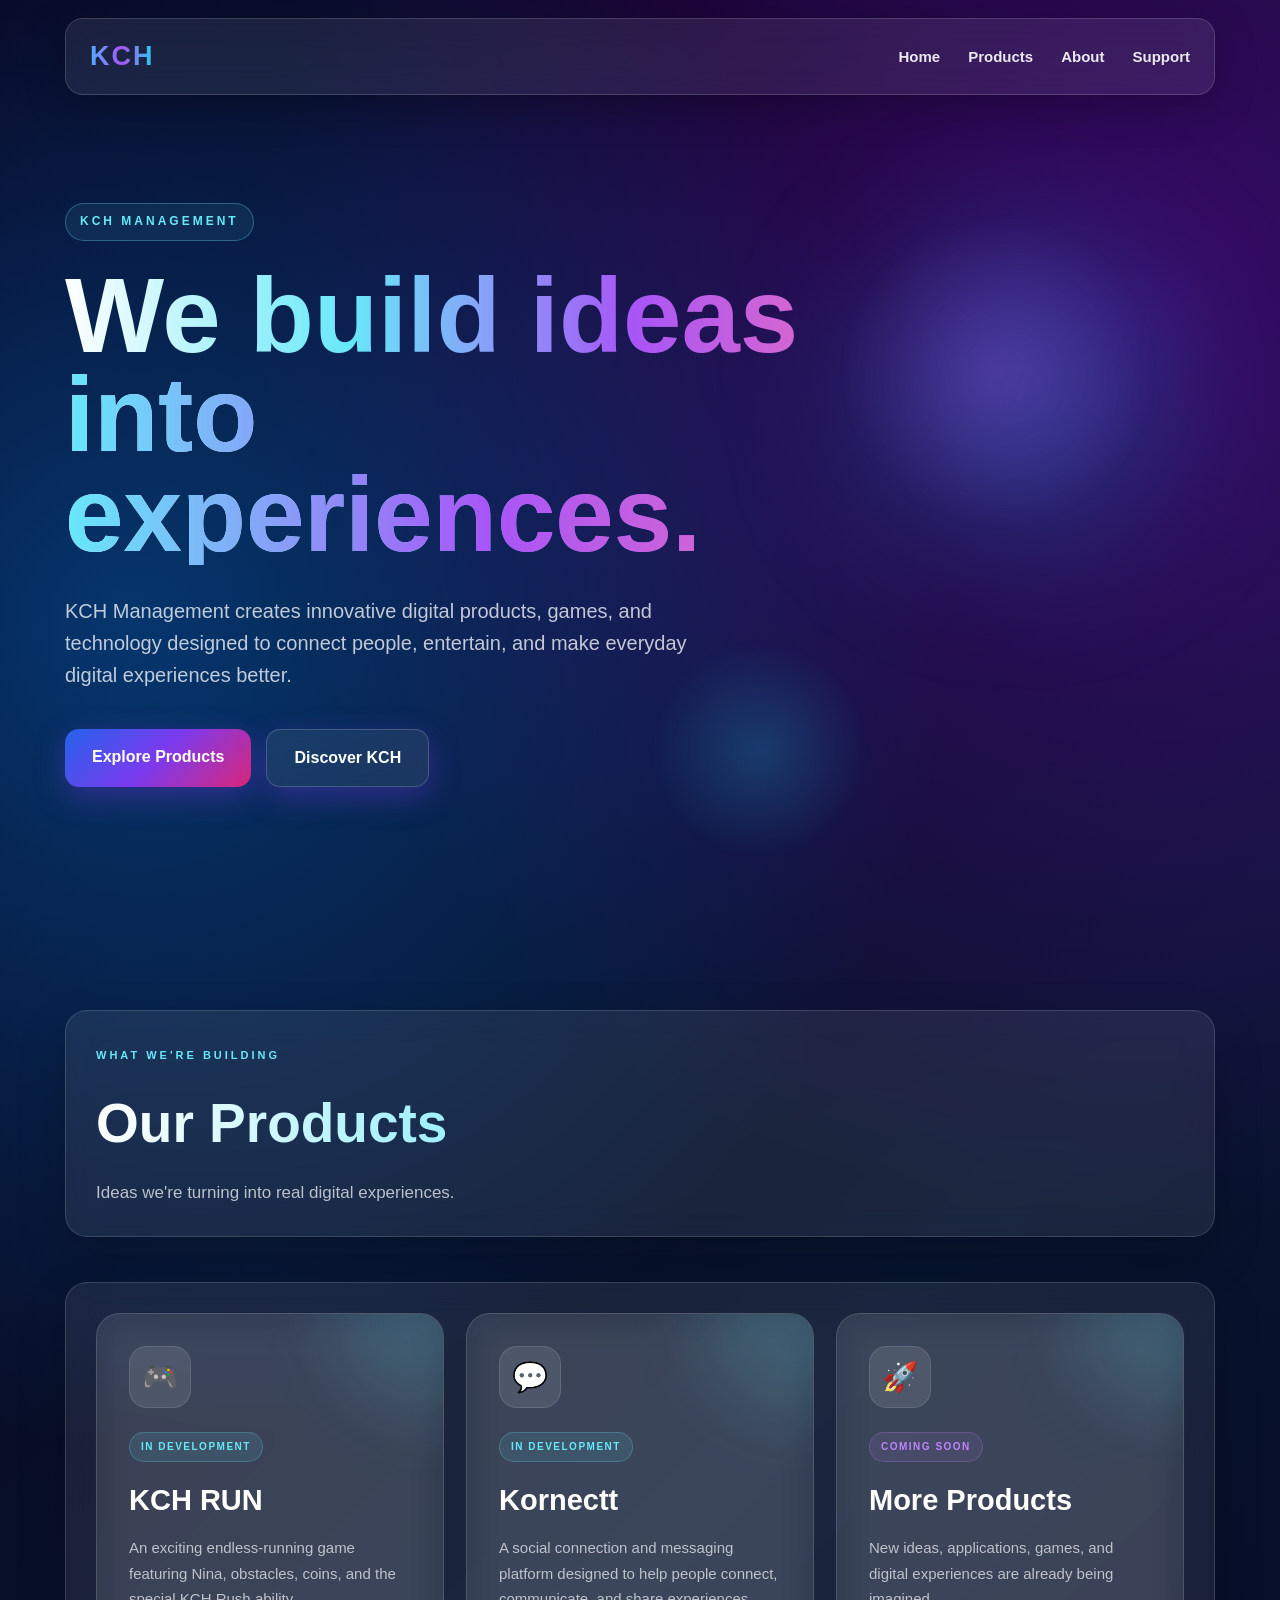
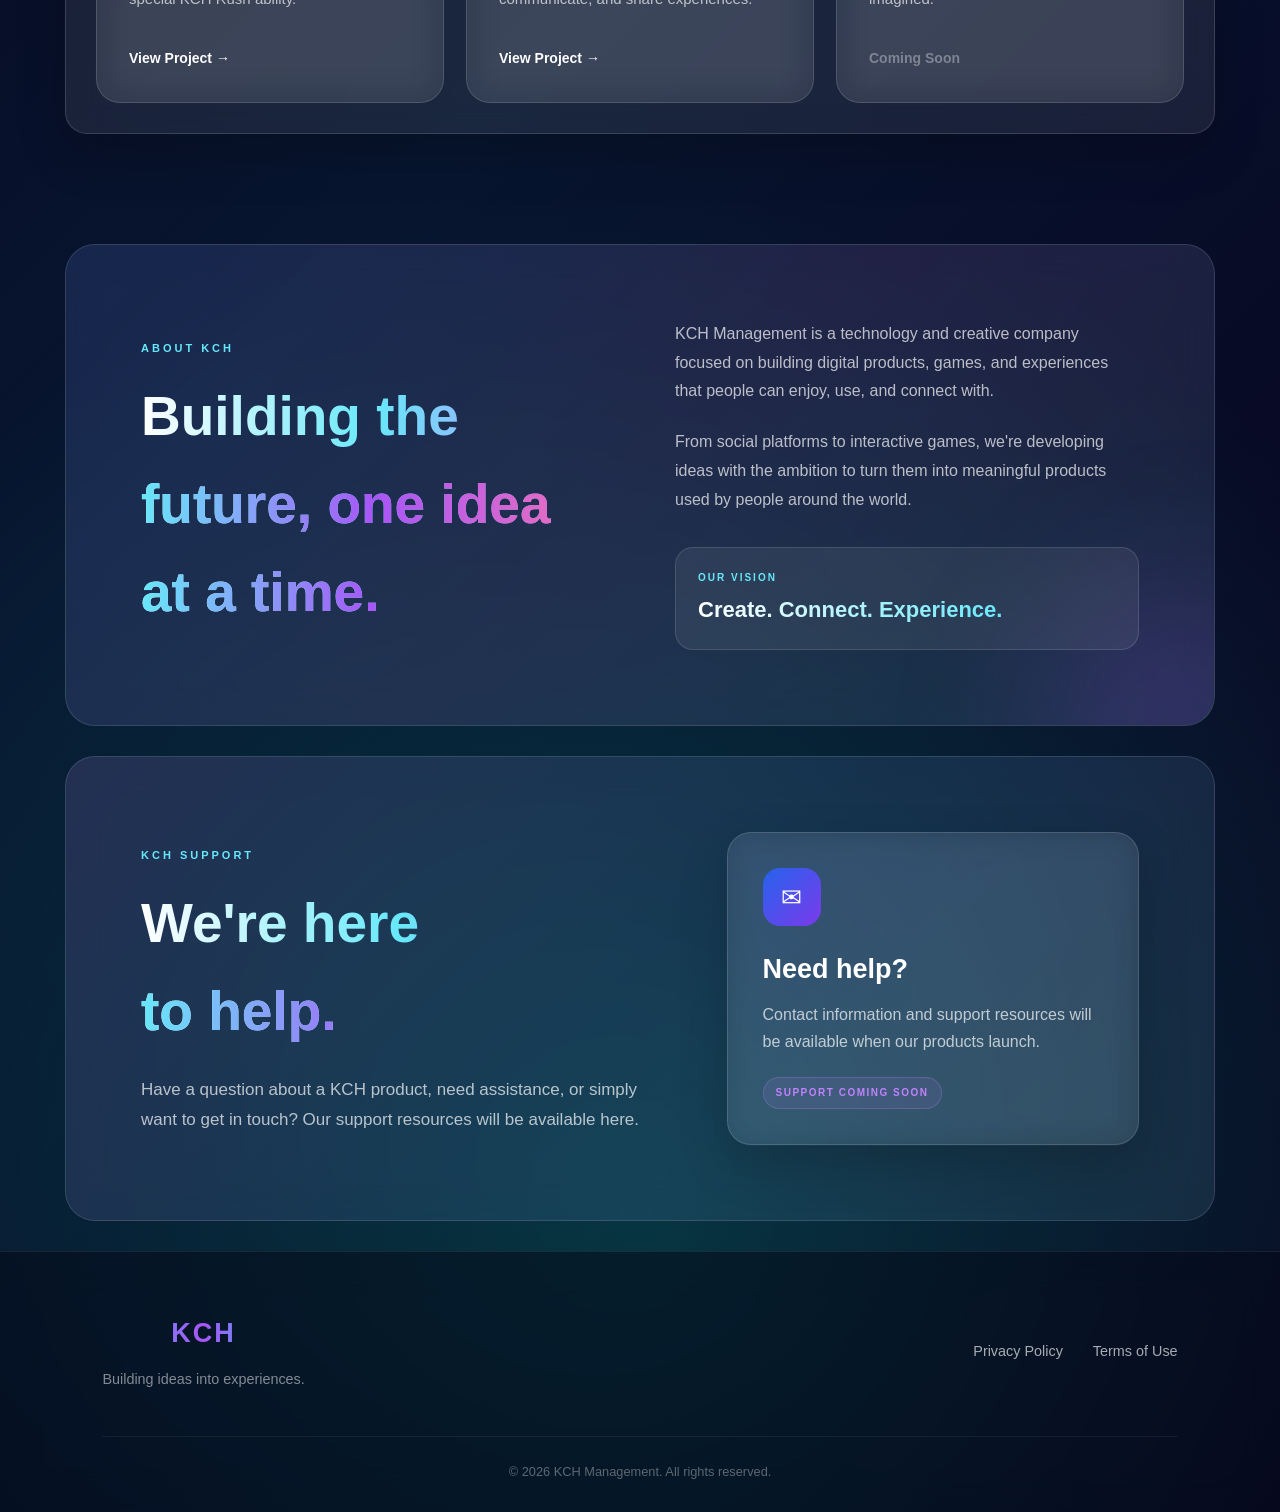
<file: index.html>
<!DOCTYPE html>
<html lang="en">
<head>
    <meta charset="UTF-8">
    <meta name="viewport" content="width=device-width, initial-scale=1.0">

    <title>KCH Management</title>

    <meta
        name="description"
        content="KCH Management — building innovative digital products, games, and technology."
    >

    <link rel="stylesheet" href="style.css">
</head>

<body>

    <header>
        <nav>
            <div class="logo">KCH</div>

            <ul>
                <li><a href="#home">Home</a></li>
                <li><a href="#products">Products</a></li>
                <li><a href="#about">About</a></li>
                <li><a href="#support">Support</a></li>
            </ul>
        </nav>
    </header>

    <main>

        <section id="home">

    <div class="hero-content">

        <span class="hero-label">KCH MANAGEMENT</span>

        <h1>
            We build ideas
            <span>into experiences.</span>
        </h1>

        <p>
            KCH Management creates innovative digital products,
            games, and technology designed to connect people,
            entertain, and make everyday digital experiences better.
        </p>

        <div class="hero-buttons">
            <a href="#products" class="primary-button">
                Explore Products
            </a>

            <a href="#about" class="secondary-button">
                Discover KCH
            </a>
        </div>

    </div>

    <div class="hero-orb orb-one"></div>
    <div class="hero-orb orb-two"></div>

</section>
        <section id="products">

    <div class="section-heading">
        <span class="section-label">WHAT WE'RE BUILDING</span>

        <h2>Our Products</h2>

        <p>
            Ideas we're turning into real digital experiences.
        </p>
    </div>

    <div class="product-grid">

        <article class="product-card">

            <div class="product-icon">🎮</div>

            <span class="product-status">
                IN DEVELOPMENT
            </span>

            <h3>KCH RUN</h3>

            <p>
                An exciting endless-running game featuring
                Nina, obstacles, coins, and the special
                KCH Rush ability.
            </p>

            <a href="kch-run.html" class="product-link">
    View Project →
</a>

        </article>


        <article class="product-card">

            <div class="product-icon">💬</div>

            <span class="product-status">
                IN DEVELOPMENT
            </span>

            <h3>Kornectt</h3>

            <p>
                A social connection and messaging platform
                designed to help people connect, communicate,
                and share experiences.
            </p>

            <a href="kornectt.html" class="product-link">
    View Project →
</a>

        </article>


        <article class="product-card coming-soon-card">

            <div class="product-icon">🚀</div>

            <span class="product-status coming-soon">
                COMING SOON
            </span>

            <h3>More Products</h3>

            <p>
                New ideas, applications, games, and digital
                experiences are already being imagined.
            </p>

            <span class="product-link disabled">
                Coming Soon
            </span>

        </article>

    </div>

</section>

        <section id="about">

    <div class="about-content">

        <div class="about-heading">
            <span class="section-label">ABOUT KCH</span>

            <h2>
                Building the
                <span>future, one idea at a time.</span>
            </h2>
        </div>

        <div class="about-text">

            <p>
                KCH Management is a technology and creative
                company focused on building digital products,
                games, and experiences that people can enjoy,
                use, and connect with.
            </p>

            <p>
                From social platforms to interactive games,
                we're developing ideas with the ambition to
                turn them into meaningful products used by
                people around the world.
            </p>

            <div class="about-highlight">
                <span>OUR VISION</span>

                <strong>
                    Create. Connect. Experience.
                </strong>
            </div>

        </div>

    </div>

</section>

        <section id="support">

    <div class="support-content">

        <div class="support-heading">

            <span class="section-label">KCH SUPPORT</span>

            <h2>
                We're here
                <span>to help.</span>
            </h2>

            <p>
                Have a question about a KCH product, need
                assistance, or simply want to get in touch?
                Our support resources will be available here.
            </p>

        </div>

        <div class="support-card">

            <div class="support-icon">
                ✉
            </div>

            <h3>Need help?</h3>

            <p>
                Contact information and support resources
                will be available when our products launch.
            </p>

            <span class="support-status">
                SUPPORT COMING SOON
            </span>

        </div>

    </div>

</section>

    </main>

    <footer>

    <div class="footer-content">

        <div class="footer-brand">
            <div class="logo">KCH</div>

            <p>
                Building ideas into experiences.
            </p>
        </div>

        <div class="footer-links">

            <a href="privacy.html">
                Privacy Policy
            </a>

            <a href="terms.html">
                Terms of Use
            </a>

        </div>

    </div>

    <div class="footer-bottom">

        <p>
            © 2026 KCH Management. All rights reserved.
        </p>

    </div>

</footer>

</body>
</html>
</file>
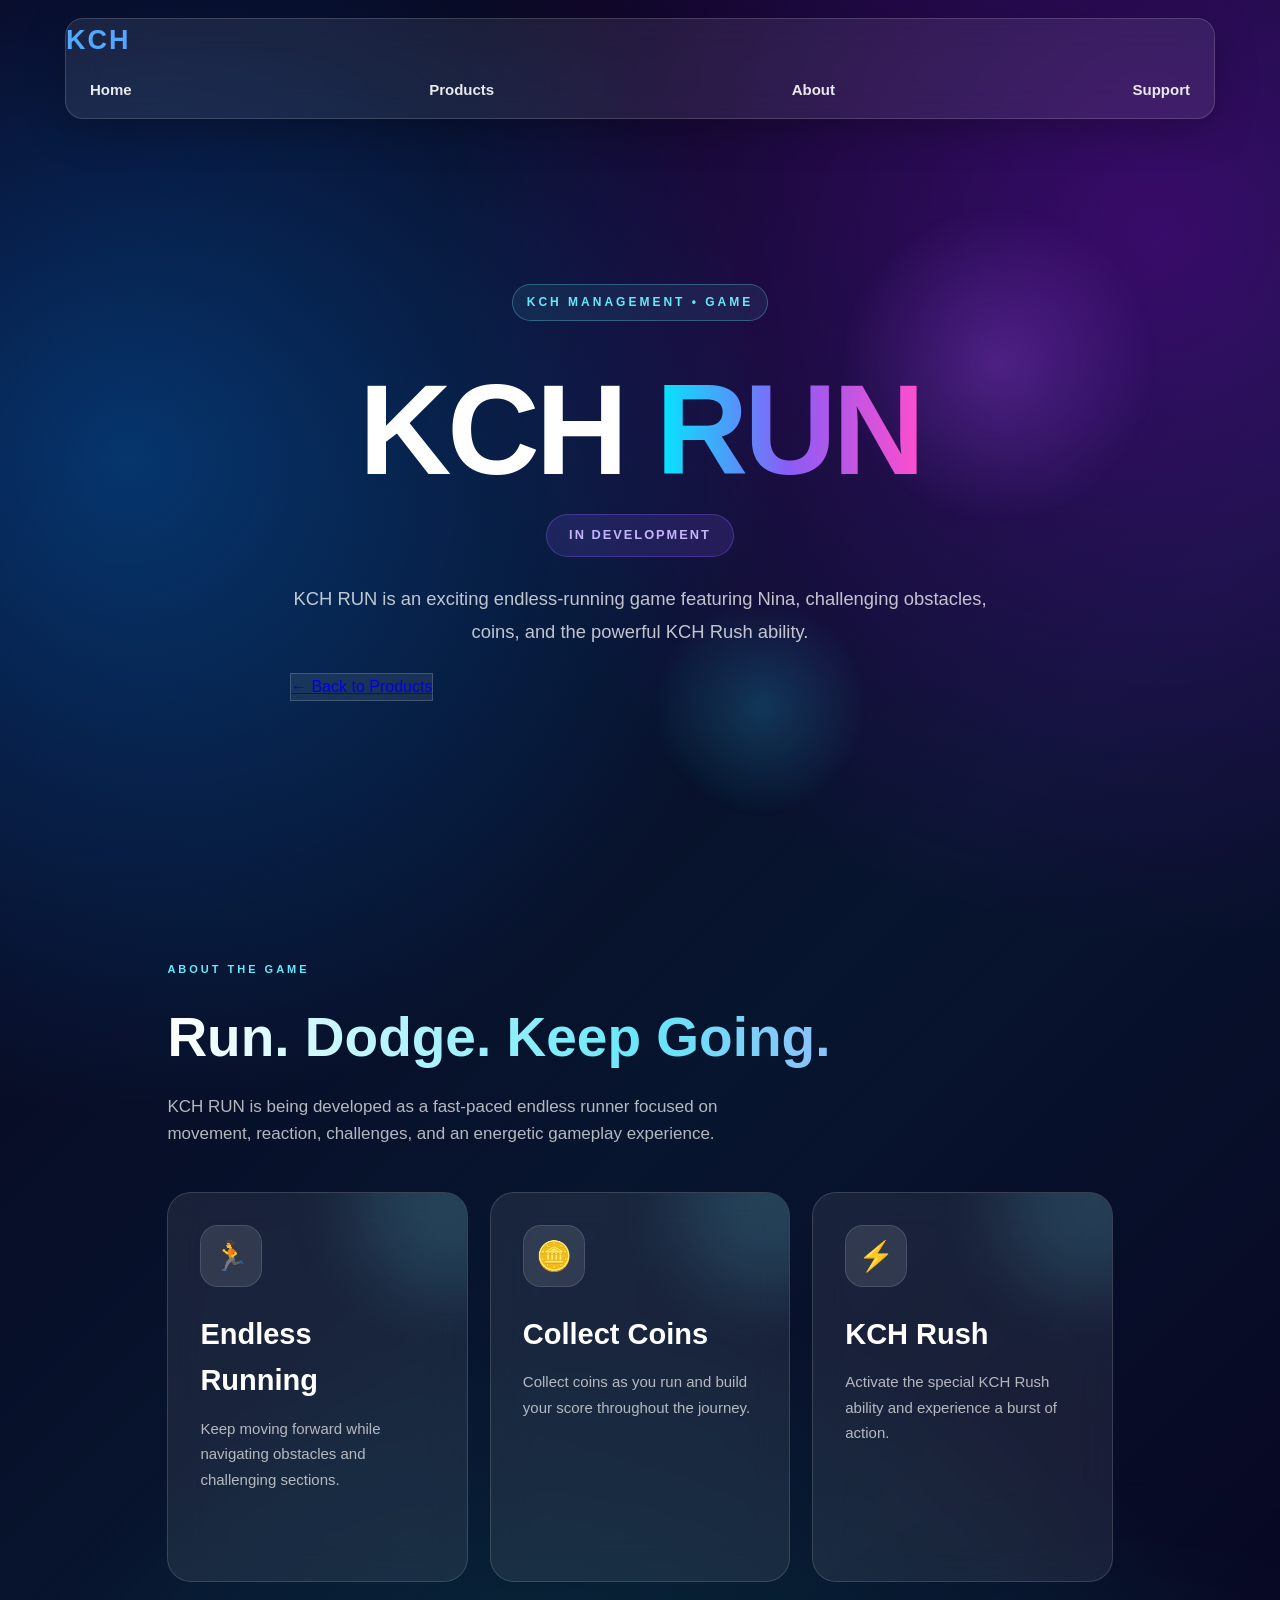
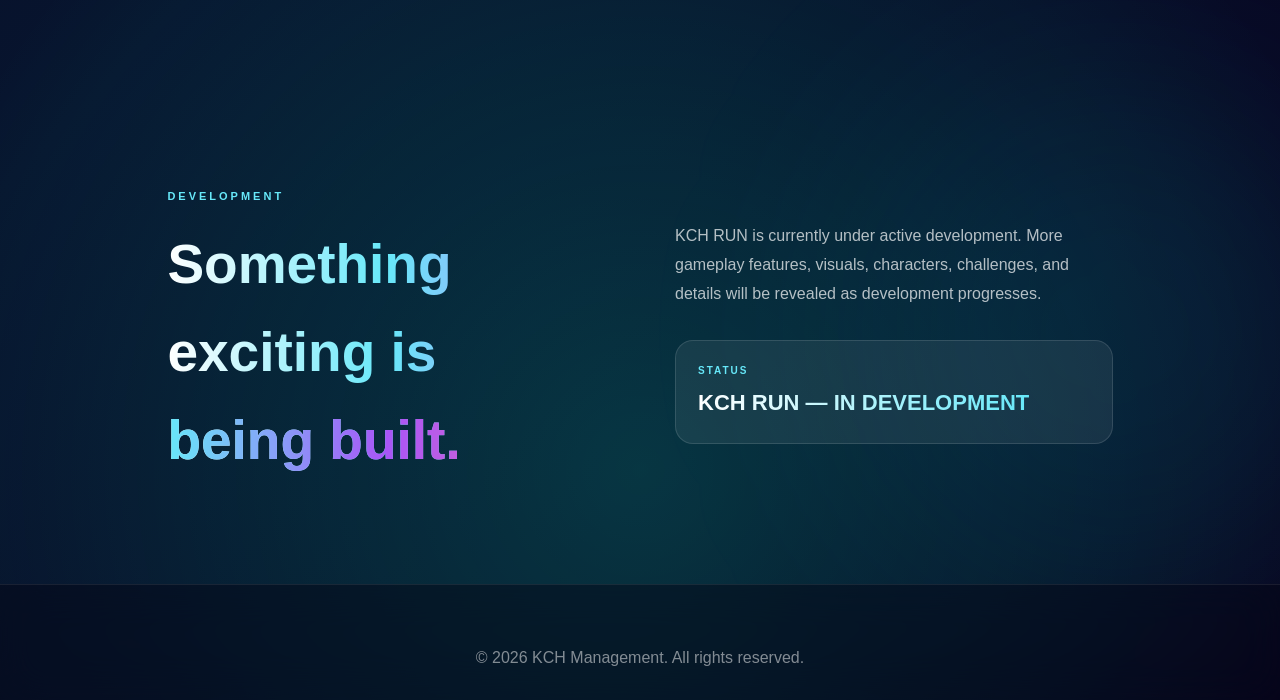
<file: kch-run.html>
<!DOCTYPE html>
<html lang="en">
<head>
    <meta charset="UTF-8">
    <meta name="viewport" content="width=device-width, initial-scale=1.0">

    <title>KCH RUN | KCH Management</title>

    <link rel="stylesheet" href="style.css">
</head>

<body>

    <header class="navbar">

        <div class="logo">
            KCH
        </div>

        <nav>
    <a href="index.html#home">Home</a>
    <a href="index.html#products">Products</a>
    <a href="index.html#about">About</a>
    <a href="index.html#support">Support</a>
</nav>

    </header>


    <main>

        <section class="project-hero">

            <div class="project-content">

                <span class="hero-label">
                    KCH MANAGEMENT • GAME
                </span>

                <h1>
                    KCH
                    <span>RUN</span>
                </h1>

                <p class="project-status-large">
                    IN DEVELOPMENT
                </p>

                <p>
                    KCH RUN is an exciting endless-running game
                    featuring Nina, challenging obstacles, coins,
                    and the powerful KCH Rush ability.
                </p>

                <div class="hero-buttons">

                    <a href="index.html#products" class="secondary-button">
                        ← Back to Products
                    </a>

                </div>

            </div>

            <div class="hero-orb orb-one"></div>
            <div class="hero-orb orb-two"></div>

        </section>


        <section class="project-info">

            <div class="section-heading">

                <span class="section-label">
                    ABOUT THE GAME
                </span>

                <h2>
                    Run. Dodge.
                    <span>Keep Going.</span>
                </h2>

                <p>
                    KCH RUN is being developed as a fast-paced
                    endless runner focused on movement, reaction,
                    challenges, and an energetic gameplay experience.
                </p>

            </div>


            <div class="product-grid">

                <article class="product-card">

                    <div class="product-icon">🏃</div>

                    <h3>Endless Running</h3>

                    <p>
                        Keep moving forward while navigating
                        obstacles and challenging sections.
                    </p>

                </article>


                <article class="product-card">

                    <div class="product-icon">🪙</div>

                    <h3>Collect Coins</h3>

                    <p>
                        Collect coins as you run and build your
                        score throughout the journey.
                    </p>

                </article>


                <article class="product-card">

                    <div class="product-icon">⚡</div>

                    <h3>KCH Rush</h3>

                    <p>
                        Activate the special KCH Rush ability
                        and experience a burst of action.
                    </p>

                </article>

            </div>

        </section>


        <section class="project-development">

            <div class="about-content">

                <div class="about-heading">

                    <span class="section-label">
                        DEVELOPMENT
                    </span>

                    <h2>
                        Something exciting is
                        <span>being built.</span>
                    </h2>

                </div>

                <div class="about-text">

                    <p>
                        KCH RUN is currently under active
                        development. More gameplay features,
                        visuals, characters, challenges, and
                        details will be revealed as development
                        progresses.
                    </p>

                    <div class="about-highlight">

                        <span>STATUS</span>

                        <strong>
                            KCH RUN — IN DEVELOPMENT
                        </strong>

                    </div>

                </div>

            </div>

        </section>

    </main>


    <footer>

        <p>
            © 2026 KCH Management. All rights reserved.
        </p>

    </footer>

</body>
</html>
</file>
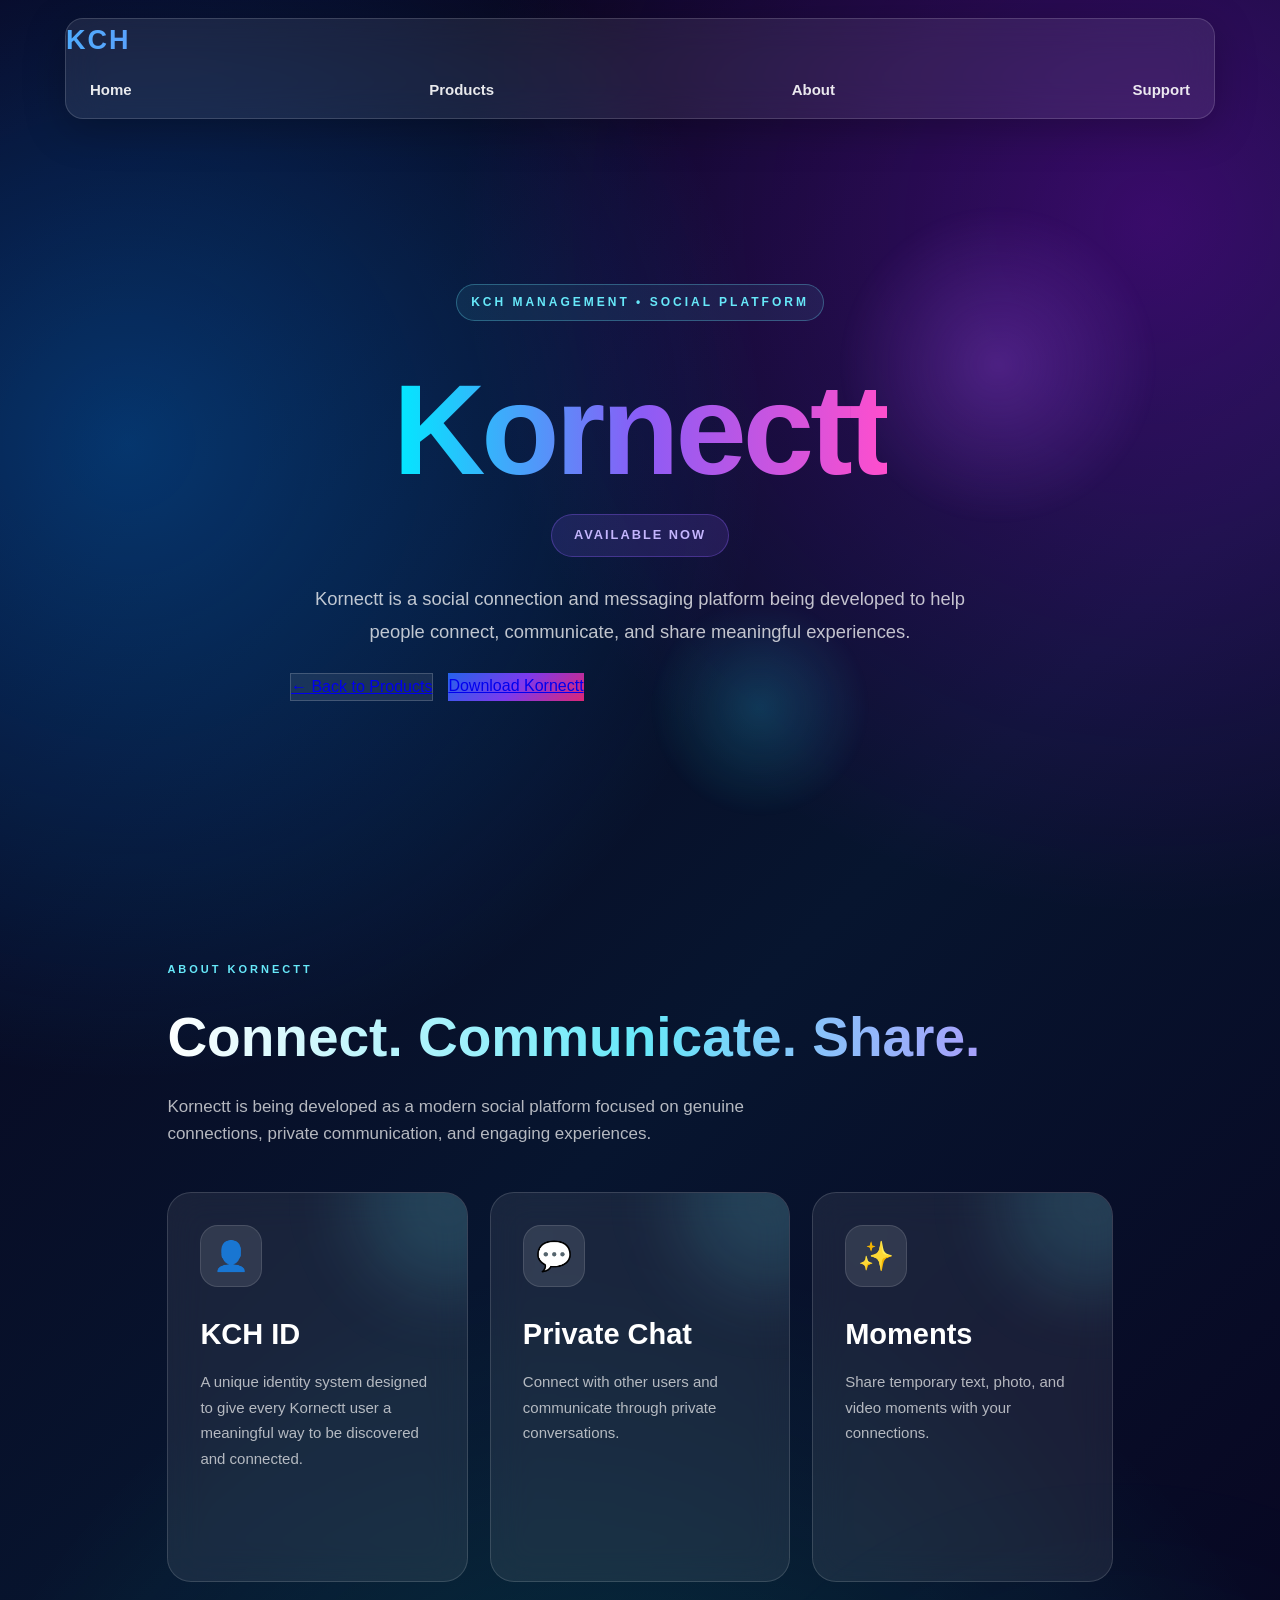
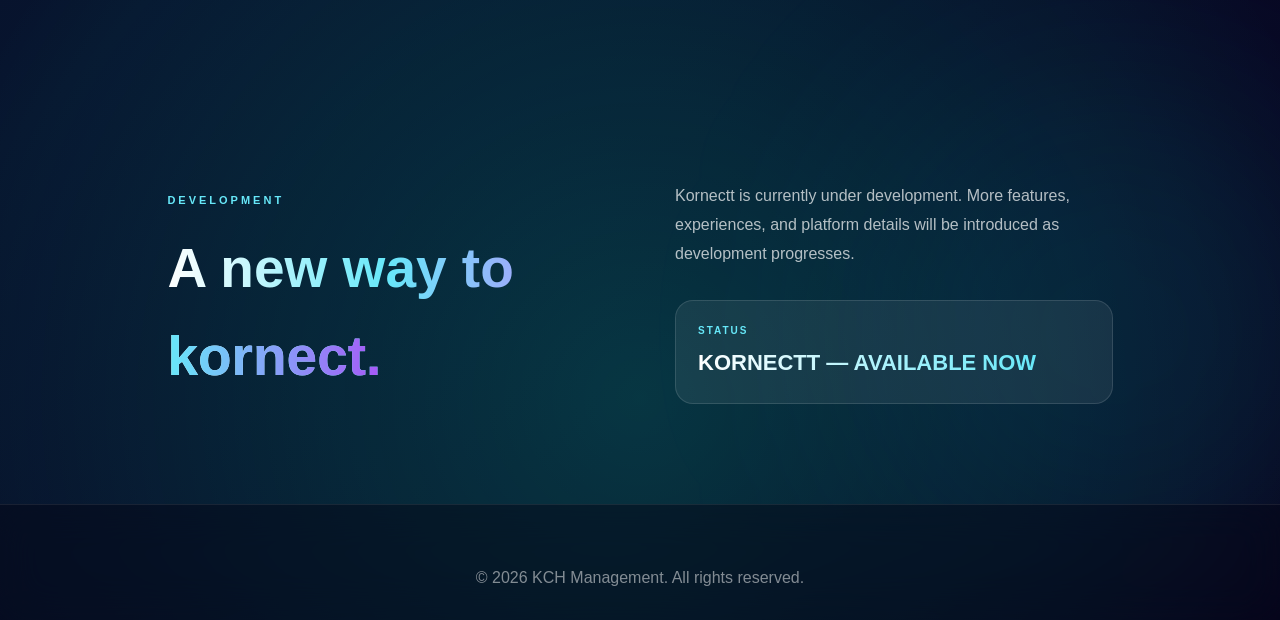
<file: kornectt.html>
<!DOCTYPE html>
<html lang="en">

<head>
    <meta charset="UTF-8">
    <meta name="viewport" content="width=device-width, initial-scale=1.0">

    <title>Kornectt | KCH Management</title>

    <link rel="stylesheet" href="style.css">
</head>

<body>

    <header class="navbar">

        <div class="logo">
            KCH
        </div>

        <nav>
            <a href="index.html#home">Home</a>
            <a href="index.html#products">Products</a>
            <a href="index.html#about">About</a>
            <a href="index.html#support">Support</a>
        </nav>

    </header>


    <main>

        <section class="project-hero">

            <div class="project-content">

                <span class="hero-label">
                    KCH MANAGEMENT • SOCIAL PLATFORM
                </span>

                <h1>
                    <span>Kornectt</span>
                </h1>

                <p class="project-status-large">
    AVAILABLE NOW
</p>

                <p>
                    Kornectt is a social connection and messaging
                    platform being developed to help people connect,
                    communicate, and share meaningful experiences.
                </p>

                <div class="hero-buttons">

    <a href="index.html#products" class="secondary-button">
        ← Back to Products
    </a>

    <a href="https://github.com/KachyOk/KCH-Management/releases/download/v1.0.0/app-release.apk"
   class="primary-button">
    Download Kornectt
</a>

</div>
            </div>

            <div class="hero-orb orb-one"></div>
            <div class="hero-orb orb-two"></div>

        </section>


        <section class="project-info">

            <div class="section-heading">

                <span class="section-label">
                    ABOUT KORNECTT
                </span>

                <h2>
                    Connect.
                    <span>Communicate. Share.</span>
                </h2>

                <p>
                    Kornectt is being developed as a modern social
                    platform focused on genuine connections,
                    private communication, and engaging experiences.
                </p>

            </div>


            <div class="product-grid">

                <article class="product-card">

                    <div class="product-icon">👤</div>

                    <h3>KCH ID</h3>

                    <p>
                        A unique identity system designed to give
                        every Kornectt user a meaningful way to be
                        discovered and connected.
                    </p>

                </article>


                <article class="product-card">

                    <div class="product-icon">💬</div>

                    <h3>Private Chat</h3>

                    <p>
                        Connect with other users and communicate
                        through private conversations.
                    </p>

                </article>


                <article class="product-card">

                    <div class="product-icon">✨</div>

                    <h3>Moments</h3>

                    <p>
                        Share temporary text, photo, and video
                        moments with your connections.
                    </p>

                </article>

            </div>

        </section>


        <section class="project-development">

            <div class="about-content">

                <div class="about-heading">

                    <span class="section-label">
                        DEVELOPMENT
                    </span>

                    <h2>
                        A new way to
                        <span>kornect.</span>
                    </h2>

                </div>

                <div class="about-text">

                    <p>
                        Kornectt is currently under development.
                        More features, experiences, and platform
                        details will be introduced as development
                        progresses.
                    </p>

                    <div class="about-highlight">

                        <span>STATUS</span>

                       <strong>
    KORNECTT — AVAILABLE NOW
</strong>

                    </div>

                </div>

            </div>

        </section>

    </main>


    <footer>

        <p>
            © 2026 KCH Management. All rights reserved.
        </p>

    </footer>

</body>

</html>
</file>
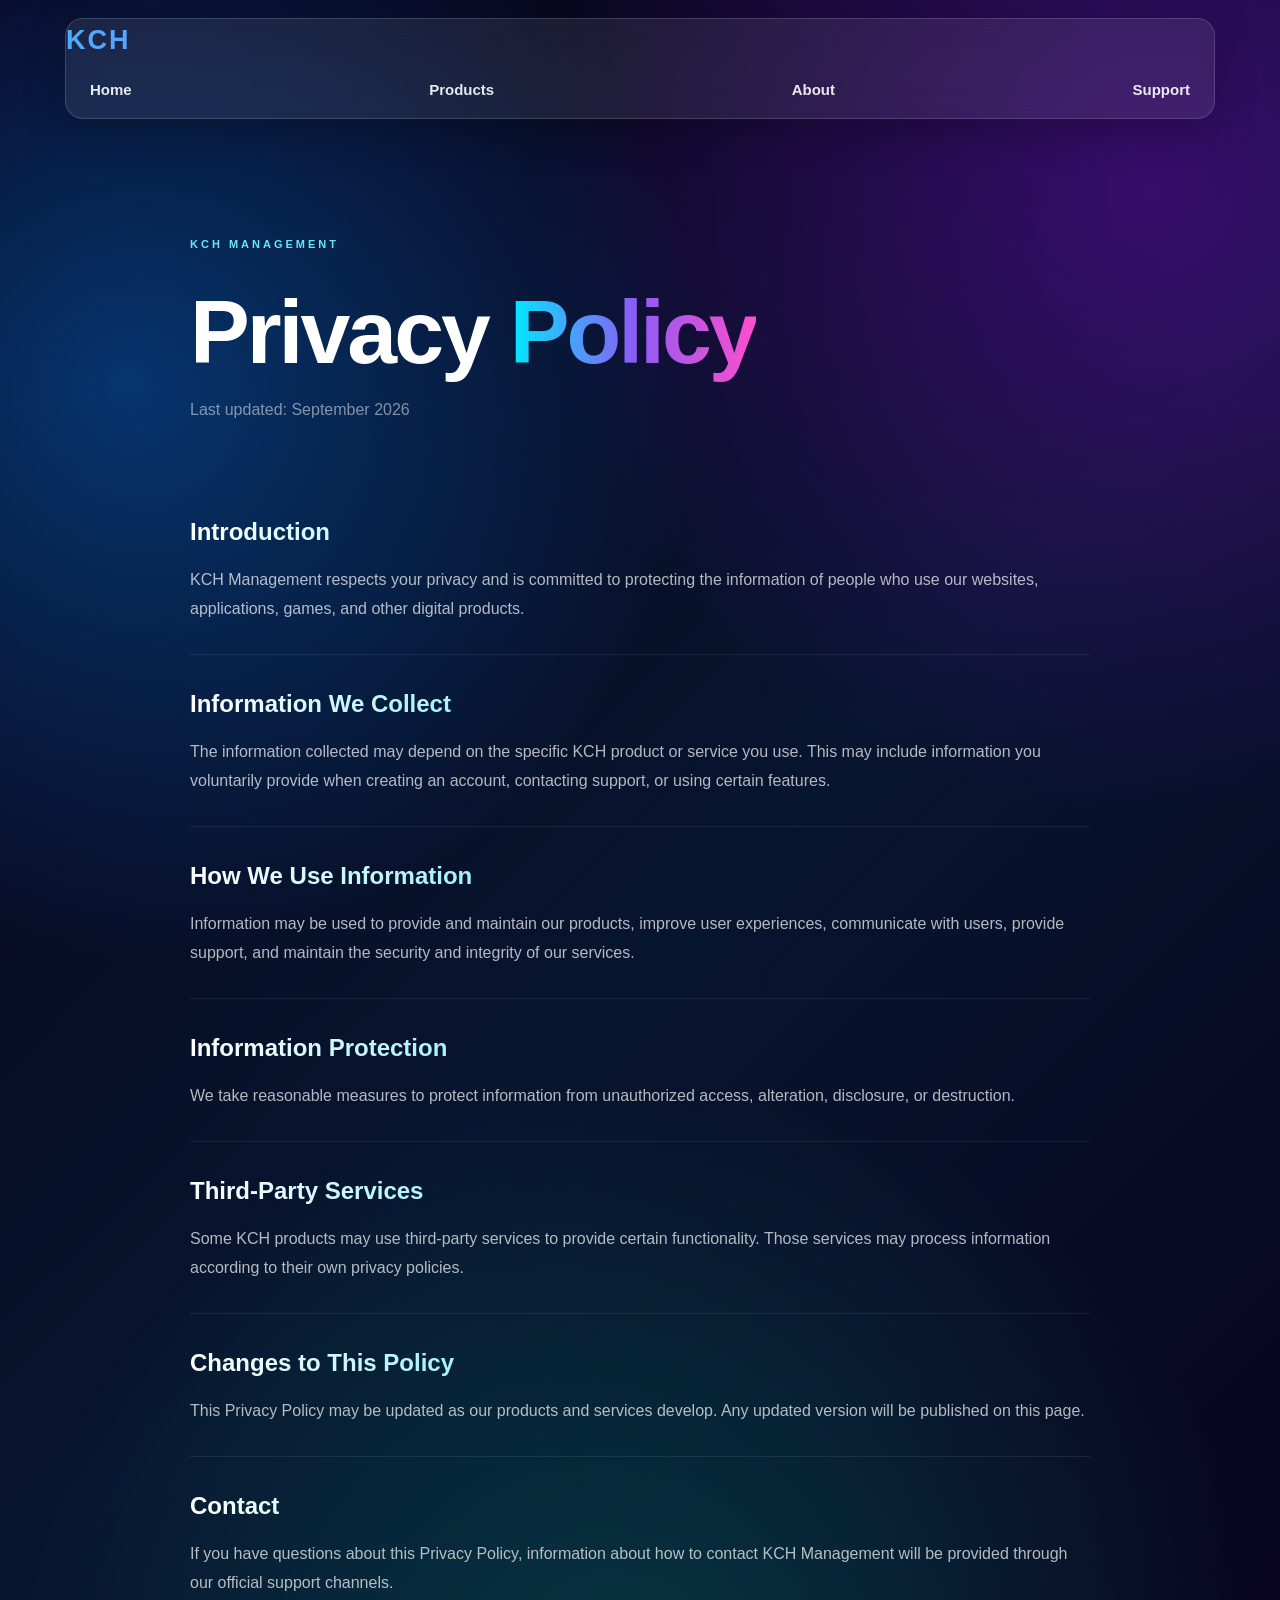
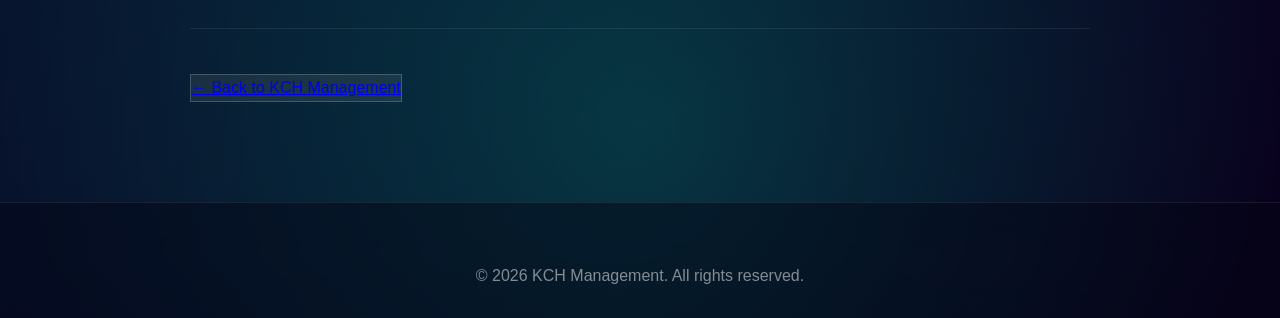
<file: privacy.html>
<!DOCTYPE html>
<html lang="en">

<head>
    <meta charset="UTF-8">
    <meta name="viewport" content="width=device-width, initial-scale=1.0">

    <title>Privacy Policy | KCH Management</title>

    <link rel="stylesheet" href="style.css">
</head>

<body>

    <header class="navbar">

        <div class="logo">
            KCH
        </div>

        <nav>
            <a href="index.html#home">Home</a>
            <a href="index.html#products">Products</a>
            <a href="index.html#about">About</a>
            <a href="index.html#support">Support</a>
        </nav>

    </header>


    <main>

        <section class="legal-page">

            <div class="legal-content">

                <span class="section-label">
                    KCH MANAGEMENT
                </span>

                <h1>
                    Privacy
                    <span>Policy</span>
                </h1>

                <p class="legal-updated">
                    Last updated: September 2026
                </p>


                <div class="legal-section">

                    <h2>Introduction</h2>

                    <p>
                        KCH Management respects your privacy and is
                        committed to protecting the information of
                        people who use our websites, applications,
                        games, and other digital products.
                    </p>

                </div>


                <div class="legal-section">

                    <h2>Information We Collect</h2>

                    <p>
                        The information collected may depend on the
                        specific KCH product or service you use.
                        This may include information you voluntarily
                        provide when creating an account, contacting
                        support, or using certain features.
                    </p>

                </div>


                <div class="legal-section">

                    <h2>How We Use Information</h2>

                    <p>
                        Information may be used to provide and
                        maintain our products, improve user
                        experiences, communicate with users, provide
                        support, and maintain the security and
                        integrity of our services.
                    </p>

                </div>


                <div class="legal-section">

                    <h2>Information Protection</h2>

                    <p>
                        We take reasonable measures to protect
                        information from unauthorized access,
                        alteration, disclosure, or destruction.
                    </p>

                </div>


                <div class="legal-section">

                    <h2>Third-Party Services</h2>

                    <p>
                        Some KCH products may use third-party
                        services to provide certain functionality.
                        Those services may process information
                        according to their own privacy policies.
                    </p>

                </div>


                <div class="legal-section">

                    <h2>Changes to This Policy</h2>

                    <p>
                        This Privacy Policy may be updated as our
                        products and services develop. Any updated
                        version will be published on this page.
                    </p>

                </div>


                <div class="legal-section">

                    <h2>Contact</h2>

                    <p>
                        If you have questions about this Privacy
                        Policy, information about how to contact
                        KCH Management will be provided through our
                        official support channels.
                    </p>

                </div>


                <a href="index.html" class="secondary-button legal-back">
                    ← Back to KCH Management
                </a>

            </div>

        </section>

    </main>


    <footer>

        <p>
            © 2026 KCH Management. All rights reserved.
        </p>

    </footer>

</body>

</html>
</file>
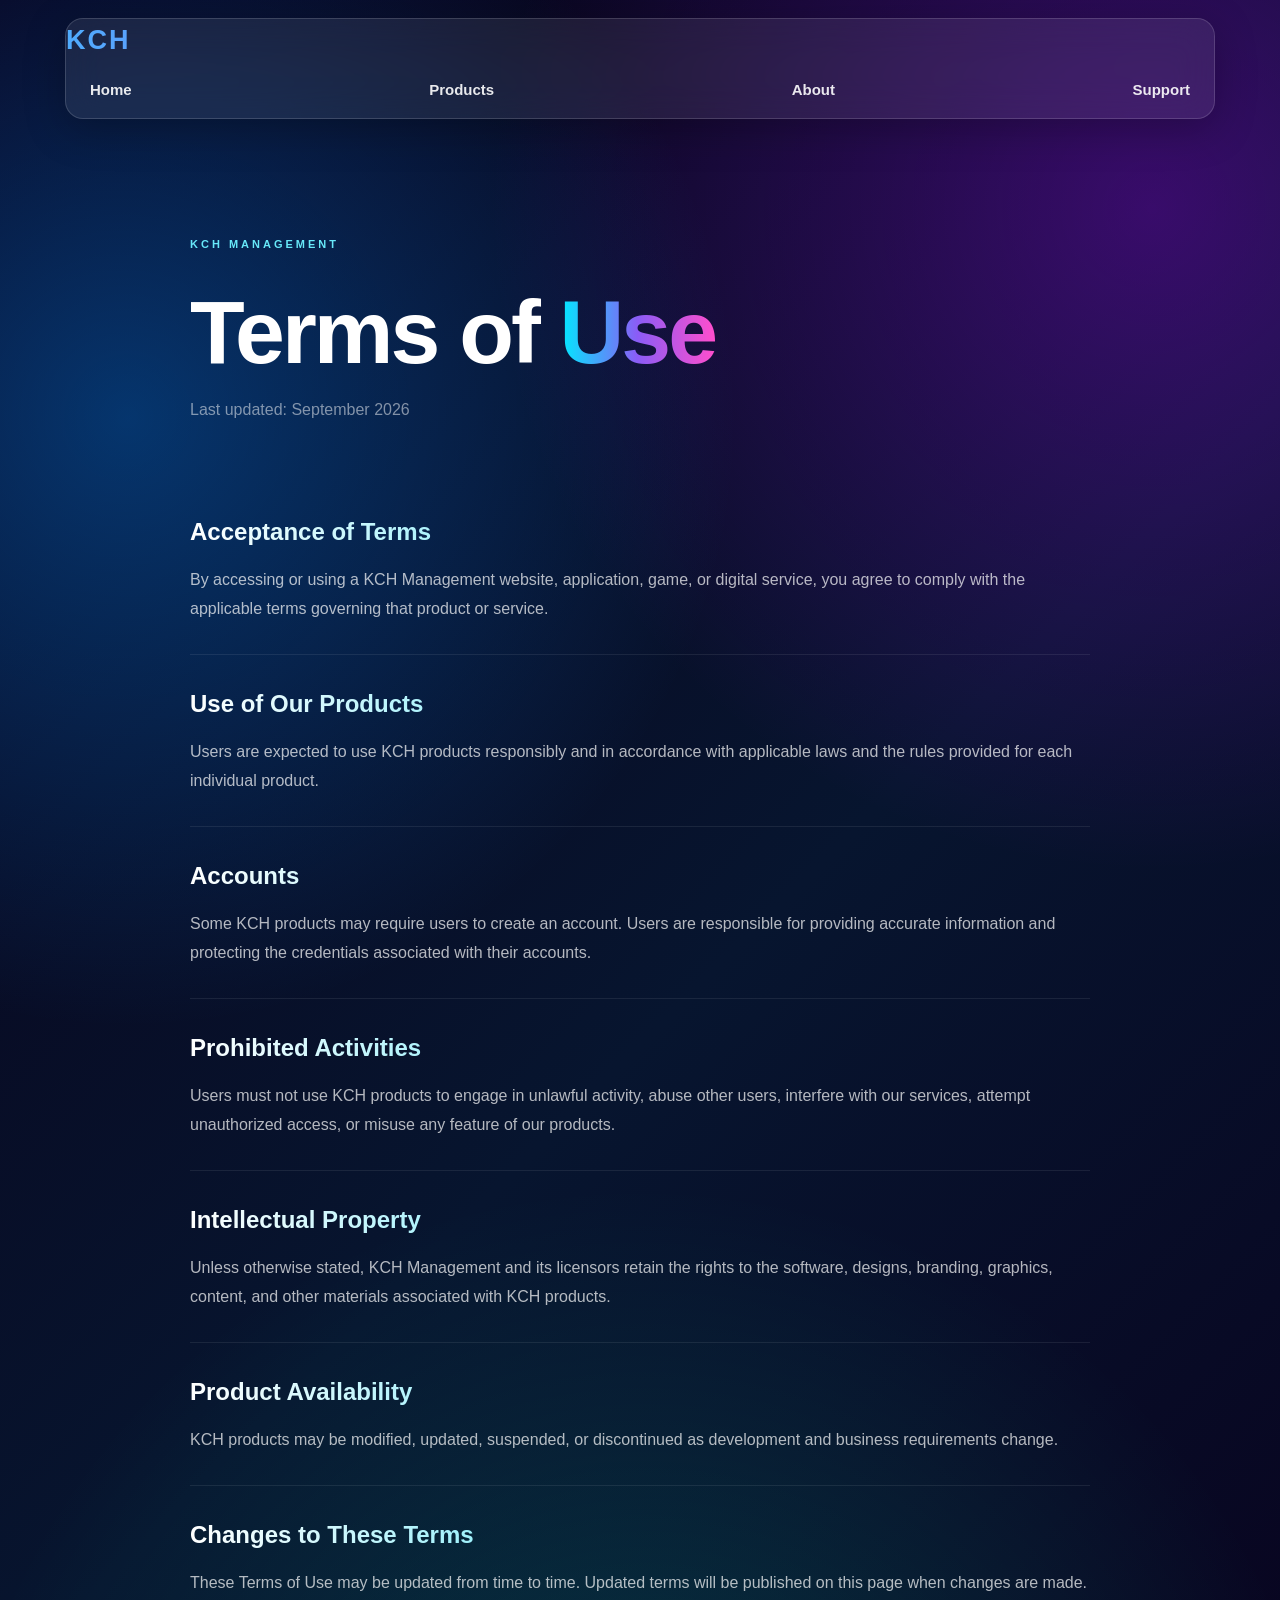
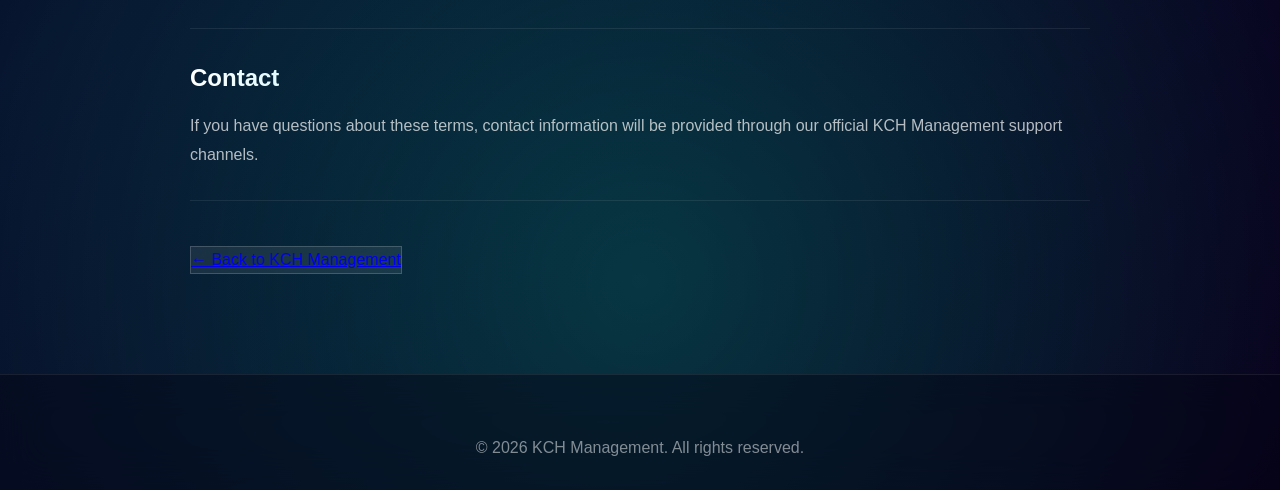
<file: terms.html>
<!DOCTYPE html>
<html lang="en">

<head>
    <meta charset="UTF-8">
    <meta name="viewport" content="width=device-width, initial-scale=1.0">

    <title>Terms of Use | KCH Management</title>

    <link rel="stylesheet" href="style.css">
</head>

<body>

    <header class="navbar">

        <div class="logo">
            KCH
        </div>

        <nav>
            <a href="index.html#home">Home</a>
            <a href="index.html#products">Products</a>
            <a href="index.html#about">About</a>
            <a href="index.html#support">Support</a>
        </nav>

    </header>


    <main>

        <section class="legal-page">

            <div class="legal-content">

                <span class="section-label">
                    KCH MANAGEMENT
                </span>

                <h1>
                    Terms of
                    <span>Use</span>
                </h1>

                <p class="legal-updated">
                    Last updated: September 2026
                </p>


                <div class="legal-section">

                    <h2>Acceptance of Terms</h2>

                    <p>
                        By accessing or using a KCH Management
                        website, application, game, or digital
                        service, you agree to comply with the
                        applicable terms governing that product
                        or service.
                    </p>

                </div>


                <div class="legal-section">

                    <h2>Use of Our Products</h2>

                    <p>
                        Users are expected to use KCH products
                        responsibly and in accordance with
                        applicable laws and the rules provided
                        for each individual product.
                    </p>

                </div>


                <div class="legal-section">

                    <h2>Accounts</h2>

                    <p>
                        Some KCH products may require users to
                        create an account. Users are responsible
                        for providing accurate information and
                        protecting the credentials associated
                        with their accounts.
                    </p>

                </div>


                <div class="legal-section">

                    <h2>Prohibited Activities</h2>

                    <p>
                        Users must not use KCH products to
                        engage in unlawful activity, abuse
                        other users, interfere with our services,
                        attempt unauthorized access, or misuse
                        any feature of our products.
                    </p>

                </div>


                <div class="legal-section">

                    <h2>Intellectual Property</h2>

                    <p>
                        Unless otherwise stated, KCH Management
                        and its licensors retain the rights to
                        the software, designs, branding, graphics,
                        content, and other materials associated
                        with KCH products.
                    </p>

                </div>


                <div class="legal-section">

                    <h2>Product Availability</h2>

                    <p>
                        KCH products may be modified, updated,
                        suspended, or discontinued as development
                        and business requirements change.
                    </p>

                </div>


                <div class="legal-section">

                    <h2>Changes to These Terms</h2>

                    <p>
                        These Terms of Use may be updated from
                        time to time. Updated terms will be
                        published on this page when changes are
                        made.
                    </p>

                </div>


                <div class="legal-section">

                    <h2>Contact</h2>

                    <p>
                        If you have questions about these terms,
                        contact information will be provided
                        through our official KCH Management
                        support channels.
                    </p>

                </div>


                <a href="index.html" class="secondary-button legal-back">
                    ← Back to KCH Management
                </a>

            </div>

        </section>

    </main>


    <footer>

        <p>
            © 2026 KCH Management. All rights reserved.
        </p>

    </footer>

</body>

</html>
</file>
<file: style.css>
* {
    margin: 0;
    padding: 0;
    box-sizing: border-box;
}

html {
    scroll-behavior: smooth;
}

body {
    font-family: Arial, Helvetica, sans-serif;
    color: #ffffff;
    line-height: 1.6;
    min-height: 100vh;
    overflow-x: hidden;

    background:
        radial-gradient(circle at 10% 20%, rgba(0, 140, 255, 0.35), transparent 30%),
        radial-gradient(circle at 90% 10%, rgba(170, 0, 255, 0.30), transparent 30%),
        radial-gradient(circle at 50% 90%, rgba(0, 255, 200, 0.18), transparent 35%),
        linear-gradient(135deg, #090018, #07152f 50%, #09001c);
}

/* Glass navigation */

header {
    position: fixed;
    top: 18px;
    left: 50%;
    transform: translateX(-50%);
    width: min(1150px, calc(100% - 30px));
    z-index: 1000;

    background: rgba(255, 255, 255, 0.08);
    border: 1px solid rgba(255, 255, 255, 0.15);
    backdrop-filter: blur(18px);
    -webkit-backdrop-filter: blur(18px);

    border-radius: 18px;
    box-shadow: 0 10px 40px rgba(0, 0, 0, 0.25);
}

nav {
    padding: 16px 24px;
    display: flex;
    justify-content: space-between;
    align-items: center;
}

.logo {
    font-size: 27px;
    font-weight: 900;
    letter-spacing: 2px;

    background: linear-gradient(90deg, #4facfe, #a855f7, #22d3ee);
    -webkit-background-clip: text;
    -webkit-text-fill-color: transparent;
}

nav ul {
    list-style: none;
    display: flex;
    gap: 28px;
}

nav a {
    color: rgba(255, 255, 255, 0.9);
    text-decoration: none;
    font-size: 15px;
    font-weight: 600;
    transition: 0.3s;
}

nav a:hover {
    color: #67e8f9;
}

/* Main */

main {
    padding-top: 90px;
}

section {
    width: min(1150px, calc(100% - 40px));
    margin: auto;
    padding: 110px 0;
}

/* Hero */

#home {
    min-height: 90vh;
    display: flex;
    flex-direction: column;
    justify-content: center;
    position: relative;
}

#home::before {
    content: "";
    position: absolute;
    width: 280px;
    height: 280px;
    background: rgba(0, 200, 255, 0.25);
    filter: blur(80px);
    border-radius: 50%;
    right: 5%;
    top: 20%;
    z-index: -1;
}

#home h1 {
    max-width: 850px;
    font-size: clamp(55px, 9vw, 105px);
    line-height: 0.95;
    margin-bottom: 30px;

    background: linear-gradient(
        90deg,
        #ffffff,
        #67e8f9,
        #a855f7,
        #f472b6
    );

    -webkit-background-clip: text;
    -webkit-text-fill-color: transparent;
}

#home p {
    max-width: 650px;
    font-size: 20px;
    color: rgba(255, 255, 255, 0.75);
    margin-bottom: 38px;
}

#home a {
    width: fit-content;
    padding: 15px 27px;
    border-radius: 14px;

    color: #ffffff;
    text-decoration: none;
    font-weight: 700;

    background: linear-gradient(
        135deg,
        #2563eb,
        #7c3aed,
        #db2777
    );

    box-shadow:
        0 10px 30px rgba(124, 58, 237, 0.35);

    transition: 0.3s;
}

#home a:hover {
    transform: translateY(-4px);
    box-shadow:
        0 15px 40px rgba(124, 58, 237, 0.5);
}

/* Headings */

h2 {
    font-size: clamp(36px, 5vw, 55px);
    margin-bottom: 45px;

    background: linear-gradient(
        90deg,
        #ffffff,
        #67e8f9,
        #c084fc
    );

    -webkit-background-clip: text;
    -webkit-text-fill-color: transparent;
}

h3 {
    font-size: 27px;
    margin-bottom: 12px;
}

section p {
    color: rgba(255, 255, 255, 0.7);
}

/* Product cards */

#products {
    display: grid;
    grid-template-columns: repeat(3, 1fr);
    gap: 20px;
}

#products h2 {
    grid-column: 1 / -1;
}

#products > div {
    min-height: 220px;
    padding: 30px;

    border-radius: 22px;

    background: rgba(255, 255, 255, 0.08);
    border: 1px solid rgba(255, 255, 255, 0.14);

    backdrop-filter: blur(16px);
    -webkit-backdrop-filter: blur(16px);

    box-shadow:
        0 20px 50px rgba(0, 0, 0, 0.2);

    transition: 0.35s;
}

#products > div:hover {
    transform: translateY(-8px);

    background: rgba(255, 255, 255, 0.12);

    border-color: rgba(103, 232, 249, 0.4);

    box-shadow:
        0 25px 60px rgba(0, 150, 255, 0.18);
}

/* About and support */

#about,
#support {
    border-radius: 25px;
    margin-bottom: 30px;

    background: rgba(255, 255, 255, 0.055);
    border: 1px solid rgba(255, 255, 255, 0.1);

    backdrop-filter: blur(15px);
    -webkit-backdrop-filter: blur(15px);
}

/* Footer */

footer {
    padding: 35px 20px;
    text-align: center;

    border-top: 1px solid rgba(255, 255, 255, 0.1);

    color: rgba(255, 255, 255, 0.5);
}

/* Mobile */

@media (max-width: 800px) {

    header {
        top: 10px;
    }

    nav {
        padding: 14px 18px;
    }

    nav ul {
        gap: 12px;
    }

    nav a {
        font-size: 12px;
    }

    section {
        width: min(100% - 30px, 650px);
        padding: 80px 0;
    }

    #home {
        min-height: 85vh;
    }

    #home h1 {
        font-size: 58px;
    }

    #home p {
        font-size: 17px;
    }

    #products {
        display: block;
    }

    #products > div {
        margin-bottom: 18px;
    }
}

/* Enhanced Hero */

.hero-content {
    position: relative;
    z-index: 2;
    max-width: 850px;
}

.hero-label {
    display: inline-block;
    margin-bottom: 25px;
    padding: 8px 14px;

    border: 1px solid rgba(103, 232, 249, 0.3);
    border-radius: 100px;

    background: rgba(103, 232, 249, 0.08);

    color: #67e8f9;
    font-size: 12px;
    font-weight: 800;
    letter-spacing: 3px;
}

#home h1 span {
    display: block;

    background: linear-gradient(
        90deg,
        #67e8f9,
        #a855f7,
        #f472b6
    );

    -webkit-background-clip: text;
    -webkit-text-fill-color: transparent;
}

.hero-buttons {
    display: flex;
    gap: 15px;
    flex-wrap: wrap;
}

.hero-buttons a {
    margin: 0 !important;
}

.primary-button {
    background: linear-gradient(
        135deg,
        #2563eb,
        #7c3aed,
        #db2777
    ) !important;
}

.secondary-button {
    background: rgba(255, 255, 255, 0.08) !important;

    border: 1px solid rgba(255, 255, 255, 0.18);

    backdrop-filter: blur(10px);
    -webkit-backdrop-filter: blur(10px);
}

.secondary-button:hover {
    background: rgba(255, 255, 255, 0.14) !important;
}

/* Decorative glowing orbs */

.hero-orb {
    position: absolute;
    border-radius: 50%;
    pointer-events: none;
    filter: blur(2px);
}

.orb-one {
    width: 320px;
    height: 320px;

    right: 5%;
    top: 15%;

    background: radial-gradient(
        circle,
        rgba(168, 85, 247, 0.28),
        transparent 70%
    );
}

.orb-two {
    width: 220px;
    height: 220px;

    right: 30%;
    bottom: 5%;

    background: radial-gradient(
        circle,
        rgba(34, 211, 238, 0.2),
        transparent 70%
    );
}

/* Mobile hero */

@media (max-width: 800px) {

    .hero-label {
        font-size: 10px;
        letter-spacing: 2px;
    }

    .hero-buttons {
        width: 100%;
    }

    .hero-buttons a {
        width: 100%;
        text-align: center;
    }

    .orb-one {
        right: -100px;
    }
}

/* Products Section */

#products {
    display: block;
}

.section-heading {
    margin-bottom: 45px;
}

.section-label {
    display: inline-block;
    margin-bottom: 14px;

    color: #67e8f9;
    font-size: 11px;
    font-weight: 800;
    letter-spacing: 3px;
}

.section-heading h2 {
    margin-bottom: 12px;
}

.section-heading p {
    max-width: 600px;
    font-size: 17px;
}

.product-grid {
    display: grid;
    grid-template-columns: repeat(3, 1fr);
    gap: 22px;
}

.product-card {
    position: relative;
    min-height: 390px;
    padding: 32px;

    display: flex;
    flex-direction: column;

    border-radius: 24px;

    background: rgba(255, 255, 255, 0.075);
    border: 1px solid rgba(255, 255, 255, 0.14);

    backdrop-filter: blur(18px);
    -webkit-backdrop-filter: blur(18px);

    overflow: hidden;

    transition:
        transform 0.35s ease,
        border-color 0.35s ease,
        box-shadow 0.35s ease;
}

.product-card::before {
    content: "";

    position: absolute;
    width: 180px;
    height: 180px;

    top: -80px;
    right: -70px;

    border-radius: 50%;

    background: rgba(103, 232, 249, 0.15);
    filter: blur(35px);

    pointer-events: none;
}

.product-card:hover {
    transform: translateY(-10px);

    border-color: rgba(103, 232, 249, 0.4);

    box-shadow:
        0 25px 60px rgba(0, 150, 255, 0.18);
}

.product-icon {
    width: 62px;
    height: 62px;

    display: flex;
    align-items: center;
    justify-content: center;

    margin-bottom: 24px;

    border-radius: 18px;

    background: rgba(255, 255, 255, 0.1);

    border: 1px solid rgba(255, 255, 255, 0.12);

    font-size: 29px;
}

.product-status {
    width: fit-content;

    margin-bottom: 15px;
    padding: 6px 11px;

    border-radius: 100px;

    background: rgba(103, 232, 249, 0.1);

    border: 1px solid rgba(103, 232, 249, 0.25);

    color: #67e8f9;

    font-size: 10px;
    font-weight: 800;
    letter-spacing: 1.5px;
}

.product-status.coming-soon {
    color: #c084fc;

    background: rgba(192, 132, 252, 0.1);

    border-color: rgba(192, 132, 252, 0.25);
}

.product-card h3 {
    font-size: 29px;
    margin-bottom: 12px;
}

.product-card p {
    font-size: 15px;
    line-height: 1.7;

    color: rgba(255, 255, 255, 0.68);
}

.product-link {
    margin-top: auto;

    width: fit-content;

    color: #ffffff;
    text-decoration: none;

    font-weight: 700;
    font-size: 14px;

    transition: 0.3s;
}

.product-link:hover {
    color: #67e8f9;
    transform: translateX(4px);
}

.product-link.disabled {
    color: rgba(255, 255, 255, 0.35);
    cursor: default;
}

.product-link.disabled:hover {
    color: rgba(255, 255, 255, 0.35);
    transform: none;
}

/* Mobile Products */

@media (max-width: 900px) {

    .product-grid {
        grid-template-columns: 1fr;
    }

    .product-card {
        min-height: 330px;
    }
} 

/* About Section */

#about {
    position: relative;
    overflow: hidden;

    padding: 75px;

    background:
        linear-gradient(
            135deg,
            rgba(37, 99, 235, 0.12),
            rgba(168, 85, 247, 0.08),
            rgba(34, 211, 238, 0.06)
        ),
        rgba(255, 255, 255, 0.055);

    border: 1px solid rgba(255, 255, 255, 0.12);

    border-radius: 30px;

    backdrop-filter: blur(18px);
    -webkit-backdrop-filter: blur(18px);
}

#about::after {
    content: "";

    position: absolute;

    width: 300px;
    height: 300px;

    right: -120px;
    bottom: -150px;

    border-radius: 50%;

    background: rgba(168, 85, 247, 0.18);

    filter: blur(70px);

    pointer-events: none;
}

.about-content {
    position: relative;
    z-index: 2;

    display: grid;
    grid-template-columns: 1fr 1fr;

    gap: 70px;

    align-items: center;
}

.about-heading h2 {
    margin-bottom: 0;
}

.about-heading h2 span {
    display: block;

    background: linear-gradient(
        90deg,
        #67e8f9,
        #a855f7,
        #f472b6
    );

    -webkit-background-clip: text;
    -webkit-text-fill-color: transparent;
}

.about-text {
    display: flex;
    flex-direction: column;
    gap: 22px;
}

.about-text p {
    font-size: 16px;
    line-height: 1.8;
}

.about-highlight {
    margin-top: 10px;
    padding: 22px;

    border-radius: 18px;

    background: rgba(255, 255, 255, 0.07);

    border: 1px solid rgba(255, 255, 255, 0.12);
}

.about-highlight span {
    display: block;

    margin-bottom: 6px;

    color: #67e8f9;

    font-size: 10px;
    font-weight: 800;
    letter-spacing: 2px;
}

.about-highlight strong {
    font-size: 22px;

    background: linear-gradient(
        90deg,
        #ffffff,
        #67e8f9
    );

    -webkit-background-clip: text;
    -webkit-text-fill-color: transparent;
}

/* Mobile About */

@media (max-width: 800px) {

    #about {
        padding: 45px 25px;
    }

    .about-content {
        grid-template-columns: 1fr;
        gap: 35px;
    }

    .about-heading h2 {
        font-size: 38px;
    }
}

/* Support Section */

#support {
    position: relative;
    overflow: hidden;

    padding: 75px;

    background:
        linear-gradient(
            135deg,
            rgba(168, 85, 247, 0.1),
            rgba(37, 99, 235, 0.08),
            rgba(34, 211, 238, 0.05)
        ),
        rgba(255, 255, 255, 0.055);

    border: 1px solid rgba(255, 255, 255, 0.12);

    border-radius: 30px;

    backdrop-filter: blur(18px);
    -webkit-backdrop-filter: blur(18px);
}

.support-content {
    display: grid;
    grid-template-columns: 1fr 0.8fr;
    gap: 70px;
    align-items: center;
}

.support-heading h2 {
    margin-bottom: 20px;
}

.support-heading h2 span {
    display: block;

    background: linear-gradient(
        90deg,
        #67e8f9,
        #a855f7,
        #f472b6
    );

    -webkit-background-clip: text;
    -webkit-text-fill-color: transparent;
}

.support-heading p {
    max-width: 580px;
    font-size: 17px;
    line-height: 1.8;
}

.support-card {
    padding: 35px;

    border-radius: 24px;

    background: rgba(255, 255, 255, 0.08);

    border: 1px solid rgba(255, 255, 255, 0.14);

    backdrop-filter: blur(15px);
    -webkit-backdrop-filter: blur(15px);

    box-shadow:
        0 20px 50px rgba(0, 0, 0, 0.18);

    transition: 0.3s;
}

.support-card:hover {
    transform: translateY(-6px);

    border-color: rgba(103, 232, 249, 0.35);
}

.support-icon {
    width: 58px;
    height: 58px;

    display: flex;
    align-items: center;
    justify-content: center;

    margin-bottom: 22px;

    border-radius: 17px;

    background: linear-gradient(
        135deg,
        #2563eb,
        #7c3aed
    );

    font-size: 25px;
}

.support-card h3 {
    font-size: 27px;
    margin-bottom: 10px;
}

.support-card p {
    margin-bottom: 22px;
    line-height: 1.7;
}

.support-status {
    display: inline-block;

    padding: 7px 12px;

    border-radius: 100px;

    background: rgba(192, 132, 252, 0.1);

    border: 1px solid rgba(192, 132, 252, 0.25);

    color: #c084fc;

    font-size: 10px;
    font-weight: 800;
    letter-spacing: 1.5px;
}

/* Mobile Support */

@media (max-width: 800px) {

    #support {
        padding: 45px 25px;
    }

    .support-content {
        grid-template-columns: 1fr;
        gap: 35px;
    }
}

/* ================================
   KCH RUN PROJECT PAGE
================================ */

.project-hero {
    min-height: 85vh;
    display: flex;
    align-items: center;
    justify-content: center;
    text-align: center;
    position: relative;
    overflow: hidden;
    padding: 120px 8% 80px;
}

.project-content {
    max-width: 850px;
    position: relative;
    z-index: 2;
}

.project-content h1 {
    font-size: clamp(4rem, 10vw, 8rem);
    margin: 20px 0;
    line-height: 1;
    letter-spacing: -4px;
}

.project-content h1 span {
    background: linear-gradient(
        90deg,
        #00eaff,
        #8b5cf6,
        #ff4ecd
    );
    -webkit-background-clip: text;
    -webkit-text-fill-color: transparent;
}

.project-content > p:not(.project-status-large) {
    max-width: 700px;
    margin: 25px auto;
    font-size: 1.15rem;
    line-height: 1.8;
    color: rgba(255, 255, 255, 0.75);
}

.project-status-large {
    display: inline-block;
    padding: 10px 22px;
    border-radius: 50px;
    background: rgba(139, 92, 246, 0.15);
    border: 1px solid rgba(139, 92, 246, 0.35);
    color: #c4b5fd;
    font-size: 0.8rem;
    font-weight: 700;
    letter-spacing: 2px;
}

.project-info {
    padding: 100px 8%;
    position: relative;
}

.project-development {
    padding: 100px 8%;
    position: relative;
}

.project-development::before {
    content: "";
    position: absolute;
    width: 500px;
    height: 500px;
    background: rgba(0, 234, 255, 0.08);
    filter: blur(120px);
    border-radius: 50%;
    top: 0;
    right: -150px;
    pointer-events: none;
}


/* PROJECT PAGE MOBILE */

@media (max-width: 768px) {

    .project-hero {
        min-height: 80vh;
        padding: 120px 6% 70px;
    }

    .project-content h1 {
        font-size: 4.5rem;
        letter-spacing: -2px;
    }

    .project-content > p:not(.project-status-large) {
        font-size: 1rem;
    }

    .project-info,
    .project-development {
        padding: 70px 6%;
    }

}

/* ================================
   LEGAL PAGES
================================ */

.legal-page {
    min-height: 85vh;
    padding: 140px 8% 100px;
    position: relative;
}

.legal-content {
    max-width: 900px;
    margin: 0 auto;
}

.legal-content h1 {
    font-size: clamp(3.5rem, 7vw, 6rem);
    line-height: 1;
    margin: 20px 0;
    letter-spacing: -3px;
}

.legal-content h1 span {
    background: linear-gradient(
        90deg,
        #00eaff,
        #8b5cf6,
        #ff4ecd
    );
    -webkit-background-clip: text;
    -webkit-text-fill-color: transparent;
}

.legal-updated {
    color: rgba(255, 255, 255, 0.5);
    margin-bottom: 60px;
}

.legal-section {
    padding: 30px 0;
    border-bottom: 1px solid rgba(255, 255, 255, 0.08);
}

.legal-section h2 {
    font-size: 1.5rem;
    margin-bottom: 15px;
}

.legal-section p {
    color: rgba(255, 255, 255, 0.7);
    line-height: 1.8;
    font-size: 1rem;
}

.legal-back {
    display: inline-block;
    margin-top: 45px;
}


@media (max-width: 768px) {

    .legal-page {
        padding: 120px 6% 70px;
    }

    .legal-content h1 {
        font-size: 3.5rem;
    }

    .legal-updated {
        margin-bottom: 35px;
    }

    .legal-section {
        padding: 25px 0;
    }

}

/* ================================
   FOOTER
================================ */

footer {
    padding: 60px 8% 30px;
    border-top: 1px solid rgba(255, 255, 255, 0.08);
    background: rgba(5, 5, 20, 0.45);
    backdrop-filter: blur(20px);
    -webkit-backdrop-filter: blur(20px);
}

.footer-content {
    max-width: 1200px;
    margin: 0 auto;
    display: flex;
    justify-content: space-between;
    align-items: center;
    gap: 40px;
}

.footer-brand p {
    margin-top: 12px;
    color: rgba(255, 255, 255, 0.5);
    font-size: 0.9rem;
}

.footer-links {
    display: flex;
    gap: 30px;
}

.footer-links a {
    color: rgba(255, 255, 255, 0.65);
    text-decoration: none;
    font-size: 0.9rem;
    transition: 0.3s ease;
}

.footer-links a:hover {
    color: #00eaff;
}

.footer-bottom {
    max-width: 1200px;
    margin: 45px auto 0;
    padding-top: 25px;
    border-top: 1px solid rgba(255, 255, 255, 0.06);
}

.footer-bottom p {
    margin: 0;
    color: rgba(255, 255, 255, 0.35);
    font-size: 0.8rem;
}


/* FOOTER MOBILE */

@media (max-width: 768px) {

    footer {
        padding: 50px 6% 25px;
    }

    .footer-content {
        flex-direction: column;
        align-items: flex-start;
    }

    .footer-links {
        flex-direction: column;
        gap: 15px;
    }

    .footer-bottom {
        margin-top: 35px;
    }

}
</file>
